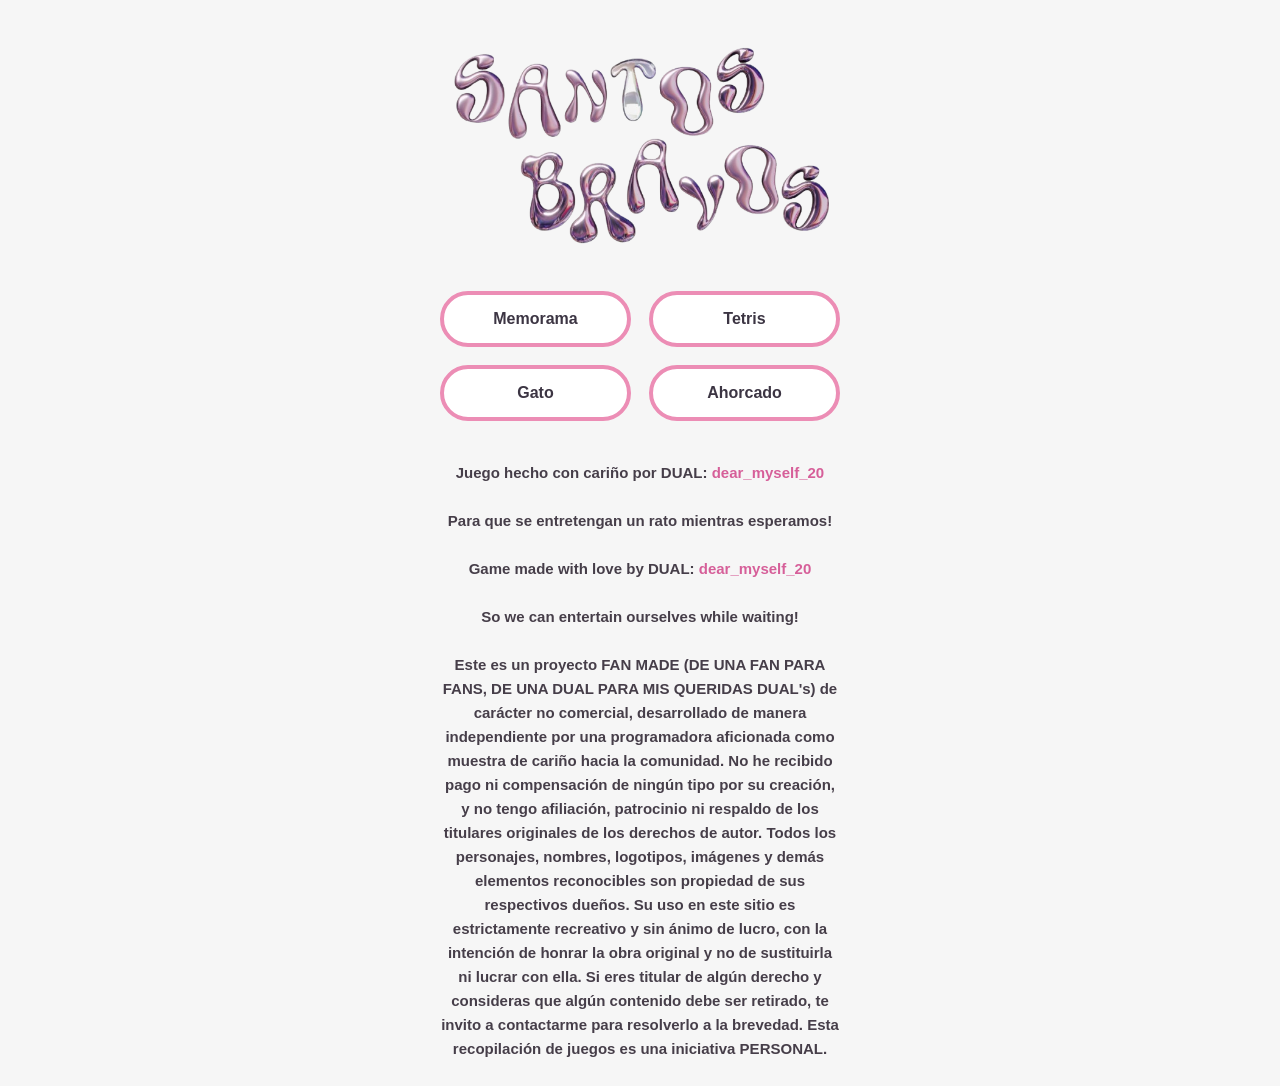
<file: index.html>
<!DOCTYPE html>
<html lang="en">
<head>
    <meta charset="UTF-8">
    <meta name="viewport" content="width=device-width, initial-scale=1.0">
    <title>JUEGOS FAN MADE</title>
    <link rel="stylesheet" href="css/Welcome.css">
</head>
<body>

    <div class="contenedor">

        <img src="assets/img/FInicio.png" class="banner">

        <div class="botones">

            <a href="html/memorama.html" class="boton">
                Memorama
            </a>

            <a href="html/tetris.html" class="boton">
                Tetris
            </a>

            <a href="html/gato.html" class="boton">
                Gato
            </a>

            <a href="html/ahorcado.html" class="boton">
                Ahorcado
            </a>

        </div>

        <div class="footer">
            Juego hecho con cariño por DUAL:
            <a href="https://www.instagram.com/dear_myself_20/" target="_blank"> dear_myself_20 </a>

            <br><br>Para que se entretengan un rato mientras esperamos!
            <br><br>Game made with love by DUAL:
            <a href="https://www.instagram.com/dear_myself_20/" target="_blank"> dear_myself_20 </a>
            <br><br>So we can entertain ourselves while waiting!

            <br><br>Este es un proyecto FAN MADE (DE UNA FAN PARA FANS, DE UNA DUAL PARA MIS QUERIDAS DUAL's) de carácter no comercial, desarrollado de manera independiente por una programadora aficionada como muestra de cariño hacia la comunidad. No he recibido pago ni compensación de ningún tipo por su creación, y no tengo afiliación, patrocinio ni respaldo de los titulares originales de los derechos de autor.
Todos los personajes, nombres, logotipos, imágenes y demás elementos reconocibles son propiedad de sus respectivos dueños. Su uso en este sitio es estrictamente recreativo y sin ánimo de lucro, con la intención de honrar la obra original y no de sustituirla ni lucrar con ella.
Si eres titular de algún derecho y consideras que algún contenido debe ser retirado, te invito a contactarme para resolverlo a la brevedad.
Esta recopilación de juegos es una iniciativa PERSONAL.

        </div>

    </div>

</body>
</html>
</file>
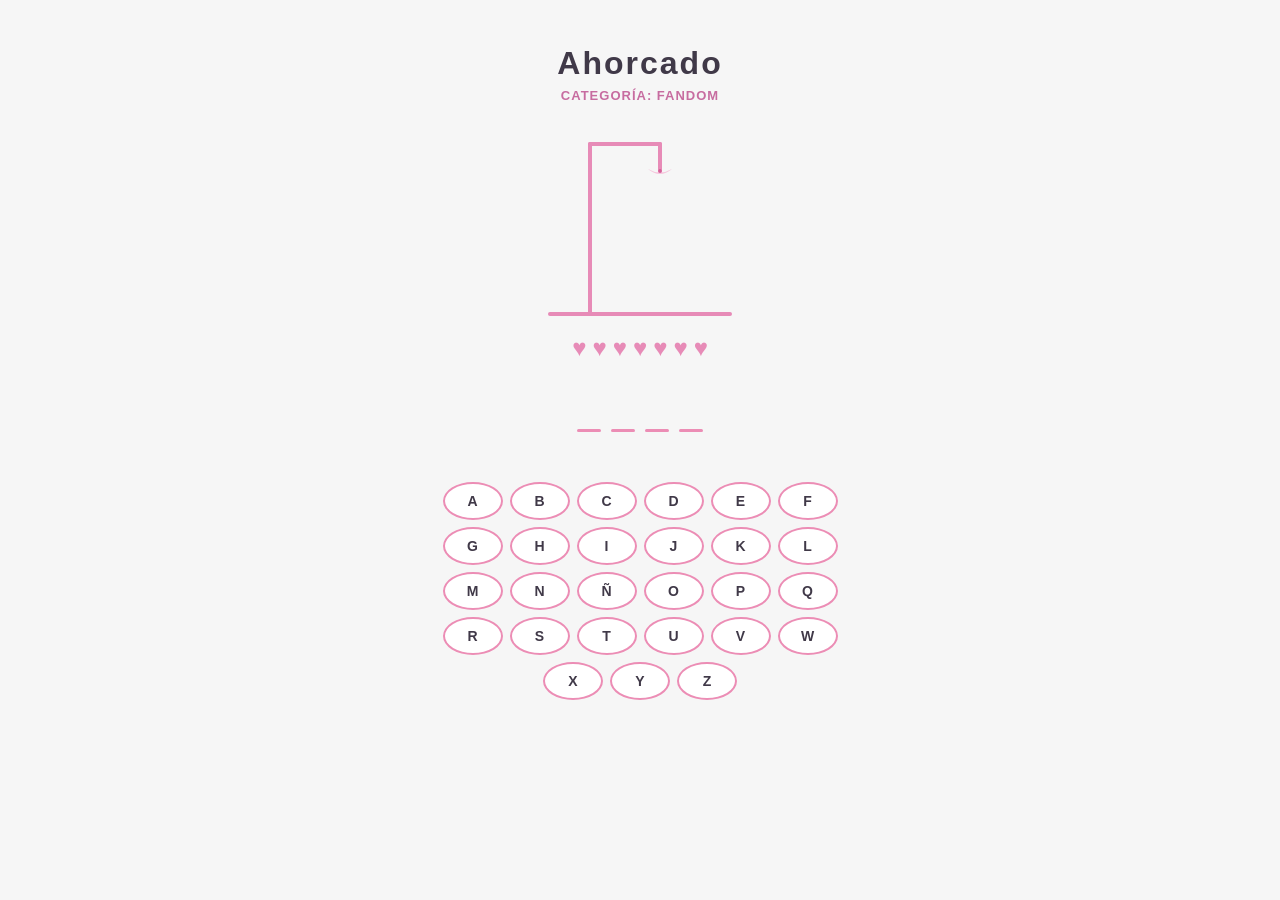
<file: html/ahorcado.html>
<!DOCTYPE html>
<html lang="es">

<head>

    <meta charset="UTF-8">
    <meta name="viewport" content="width=device-width, initial-scale=1.0">

    <title>Ahorcado</title>

    <link rel="stylesheet" href="../css/ahorcado.css">

</head>

<body>

<div class="contenedor">

    <h1>Ahorcado</h1>

    <p id="categoria"></p>

    <!-- DIBUJO SVG KAWAII -->
    <div class="dibujo-wrap">
        <svg id="dibujo" viewBox="0 0 220 200" width="220" height="200">

            <!-- Base y poste -->
            <line x1="20" y1="190" x2="200" y2="190" stroke="#e78bb7" stroke-width="4" stroke-linecap="round"/>
            <line x1="60"  y1="190" x2="60"  y2="20"  stroke="#e78bb7" stroke-width="4" stroke-linecap="round"/>
            <line x1="60"  y1="20"  x2="130" y2="20"  stroke="#e78bb7" stroke-width="4" stroke-linecap="round"/>
            <line x1="130" y1="20"  x2="130" y2="45"  stroke="#e78bb7" stroke-width="4" stroke-linecap="round"/>

            <!-- PARTE 1: Cabeza kawaii -->
            <circle id="p1" cx="130" cy="62" r="17" fill="#fff0f7" stroke="#e78bb7" stroke-width="2.5" class="parte oculto"/>

            <!-- PARTE 2: Cara (ojos + cachetes) -->
            <g id="p2" class="parte oculto">
                <circle cx="124" cy="61" r="2.2" fill="#c76ca0"/>
                <circle cx="136" cy="61" r="2.2" fill="#c76ca0"/>
                <circle cx="122" cy="63" r="3" fill="#ffb3d1" opacity="0.55"/>
                <circle cx="138" cy="63" r="3" fill="#ffb3d1" opacity="0.55"/>
                <path d="M125 67 Q130 71 135 67" stroke="#c76ca0" stroke-width="1.5" fill="none" stroke-linecap="round"/>
            </g>

            <!-- PARTE 3: Cuerpo -->
            <line id="p3" x1="130" y1="79" x2="130" y2="125" stroke="#e78bb7" stroke-width="3" stroke-linecap="round" class="parte oculto"/>

            <!-- PARTE 4: Brazo izquierdo -->
            <line id="p4" x1="130" y1="92" x2="108" y2="112" stroke="#e78bb7" stroke-width="3" stroke-linecap="round" class="parte oculto"/>

            <!-- PARTE 5: Brazo derecho -->
            <line id="p5" x1="130" y1="92" x2="152" y2="112" stroke="#e78bb7" stroke-width="3" stroke-linecap="round" class="parte oculto"/>

            <!-- PARTE 6: Pierna izquierda -->
            <line id="p6" x1="130" y1="125" x2="110" y2="155" stroke="#e78bb7" stroke-width="3" stroke-linecap="round" class="parte oculto"/>

            <!-- PARTE 7: Pierna derecha -->
            <line id="p7" x1="130" y1="125" x2="150" y2="155" stroke="#e78bb7" stroke-width="3" stroke-linecap="round" class="parte oculto"/>

            <!-- Lazo (siempre visible, decorativo) -->
            <path d="M118 45 Q130 52 142 45 Q130 55 118 45Z" fill="#f7a4cb" opacity="0.6"/>
            <circle cx="130" cy="47" r="2" fill="#d65f99"/>

        </svg>
    </div>

    <!-- VIDAS -->
    <div class="vidas">
        <span id="corazon1">♥</span>
        <span id="corazon2">♥</span>
        <span id="corazon3">♥</span>
        <span id="corazon4">♥</span>
        <span id="corazon5">♥</span>
        <span id="corazon6">♥</span>
        <span id="corazon7">♥</span>
    </div>

    <!-- PALABRA -->
    <div id="palabra" class="palabra"></div>

    <!-- LETRAS USADAS -->
    <p id="letrasUsadas" class="letras-usadas"></p>

    <!-- TECLADO -->
    <div id="teclado" class="teclado"></div>

</div>


<!-- MODAL VICTORIA -->
<div id="modalVictoria" class="modal oculto">
    <div class="ventana">
        <h2>¡Ganaste!</h2>
        <p>La palabra era:</p>
        <p id="palabraFinalV" class="palabra-final"></p>
        <div class="botonesModal">
            <button id="btnOtraVictoria">Jugar otra vez</button>
            <button onclick="location.href='../index.html'">Menú Principal</button>
        </div>
    </div>
</div>

<!-- MODAL DERROTA -->
<div id="modalDerrota" class="modal oculto">
    <div class="ventana">
        <h2>¡Oh no!</h2>
        <p>La palabra era:</p>
        <p id="palabraFinalD" class="palabra-final"></p>
        <div class="botonesModal">
            <button id="btnOtraDerrota">Intentarlo de nuevo</button>
            <button onclick="location.href='../index.html'">Menú Principal</button>
        </div>
    </div>
</div>

<script src="../js/ahorcado.js"></script>

</body>
</html>
</file>
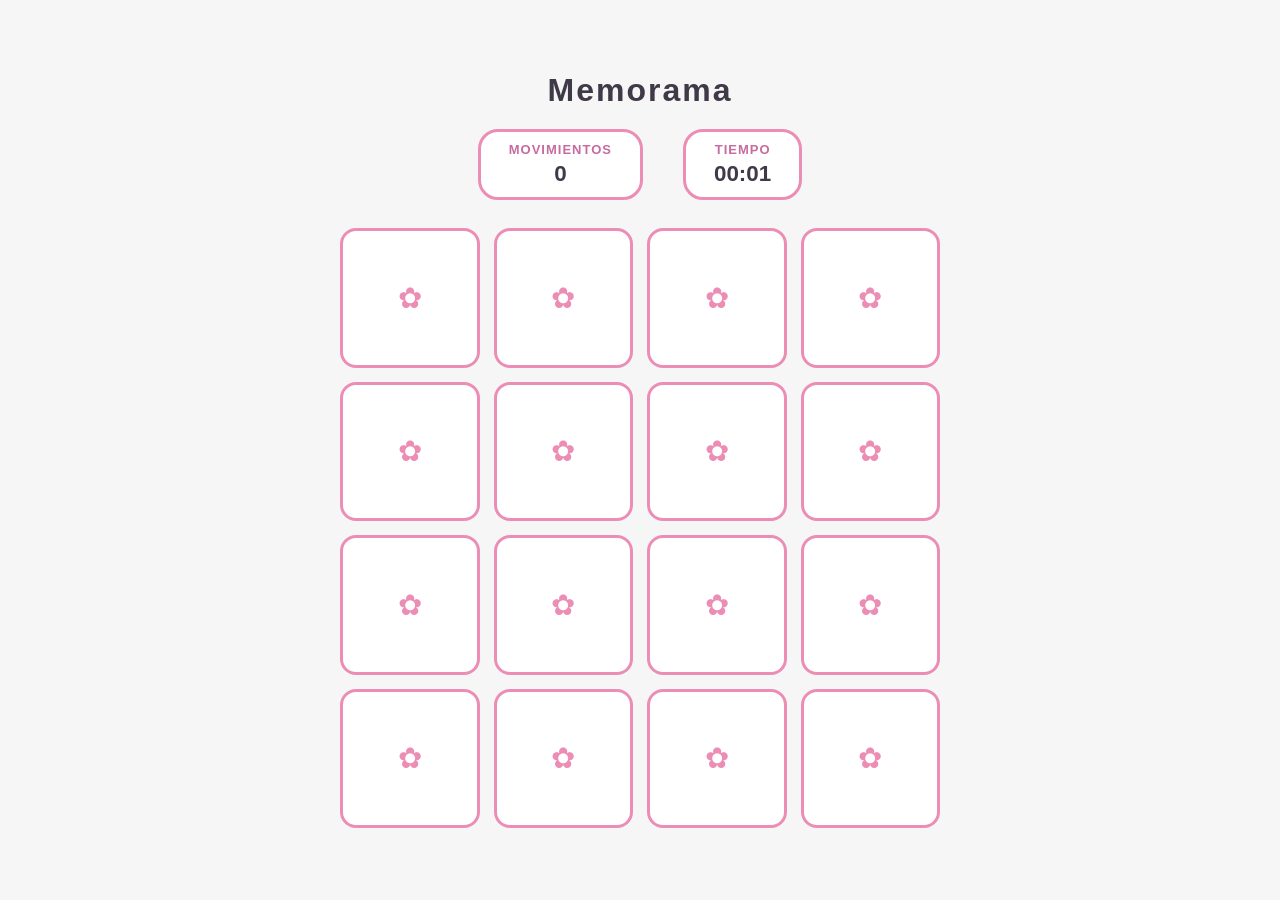
<file: html/memorama.html>
<!DOCTYPE html>
<html lang="es">

<head>
    <meta charset="UTF-8">
    <meta name="viewport" content="width=device-width, initial-scale=1.0">
    <title>Memorama</title>
    <link rel="stylesheet" href="../css/memo.css">
</head>

<body>
<div class="contenedor">

    <h1>Memorama</h1>

    <div class="info">

        <div>
            <h3>Movimientos</h3>
            <span id="movimientos">0</span>
        </div>

        <div>
            <h3>Tiempo</h3>
            <span id="tiempo">00:00</span>

        </div>
    </div>
    <div id="tablero" class="tablero"></div>

</div>


<!-- MODAL -->

<div id="modalVictoria" class="modal oculto">

    <div class="ventana">

        <h2>¡Felicidades!</h2>

        <p>Terminaste el memorama.</p>

        <h3>Movimientos:
            <span id="movFinal"></span>
        </h3>

        <h3>
            Tiempo:
            <span id="tiempoFinal"></span>
        </h3>

        <div class="botones">

            <button id="nuevaPartida">
                Jugar otra vez
            </button>

            <button onclick="location.href='../index.html'">
                Menú Principal
            </button>

        </div>

    </div>

</div>

<script src="../js/memo.js"></script>

</body>

</html>
</file>
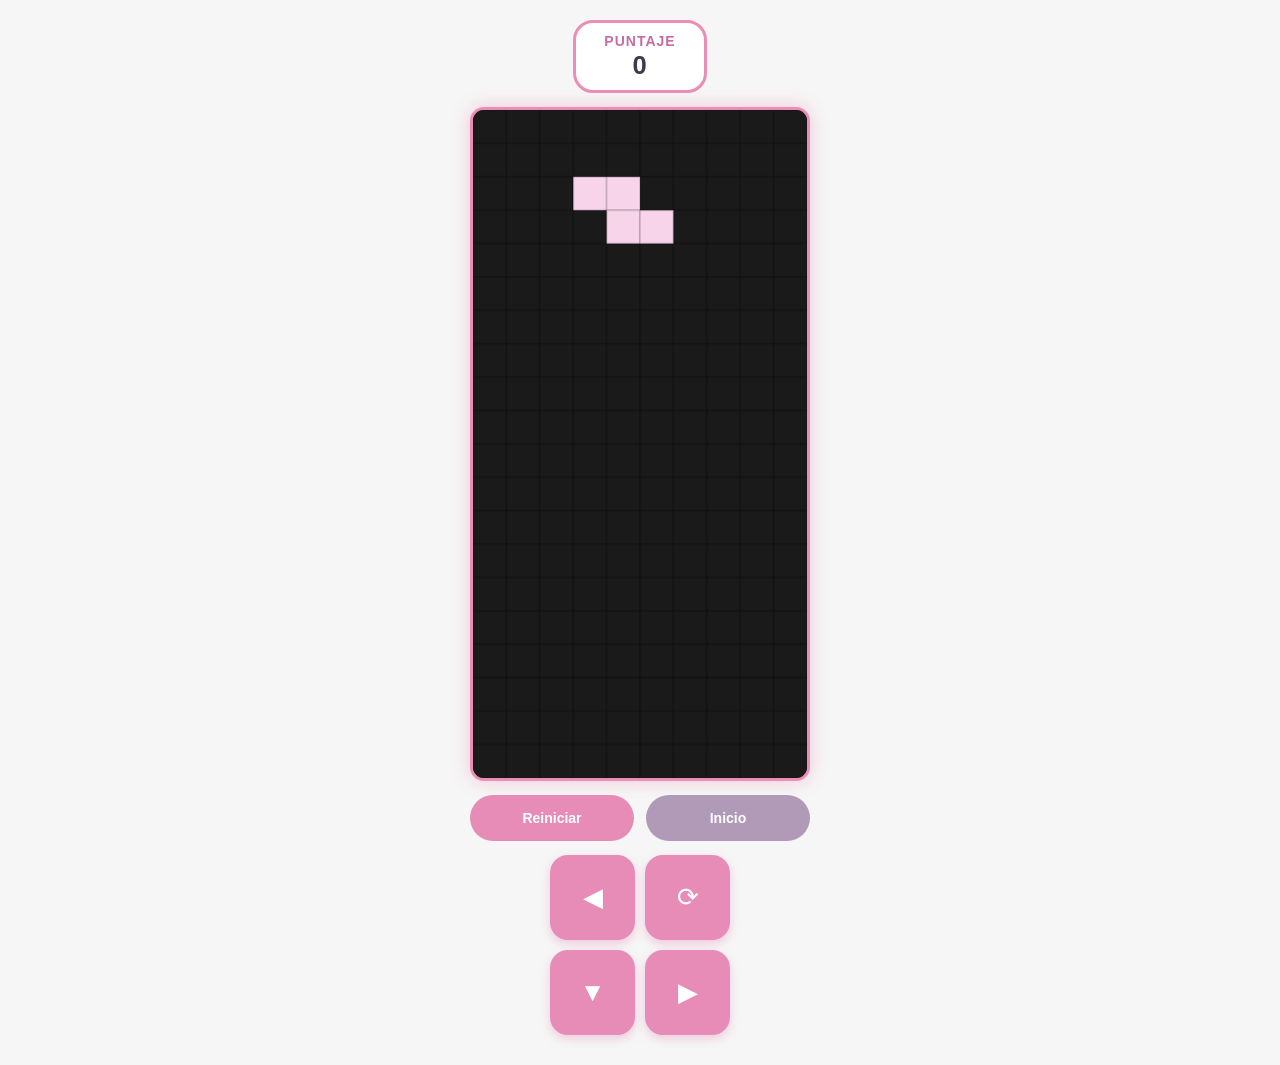
<file: html/tetris.html>
<!DOCTYPE html>
<html lang="es">
<head>
    <meta charset="UTF-8">
    <title>Tetris Pinky</title>
    <link rel="stylesheet" href="../css/tetris.css">
</head>
<body>

<div class="container">

    <div class="score">
        Puntaje <span id="score">0</span>
    </div>

    <canvas id="tetris" width="240" height="480"></canvas>

    <div class="panel">
        <button id="restart">Reiniciar</button>
        <button id="menu" class="menuBtn">Inicio</button>
    </div>

</div>

<div class="controls">
    <button id="left">◀</button>
    <button id="rotate">⟳</button>
    <button id="down">▼</button>
    <button id="right">▶</button>
</div>

<!-- MODAL GAME OVER -->
<div id="modalGameOver" class="modal oculto">
    <div class="ventana">
        <h2>Game Over</h2>
        <p>Puntaje final:</p>
        <p id="puntajeFinal" class="puntaje-final"></p>
        <div class="botonesModal">
            <button id="btnReiniciar">Intentar de nuevo</button>
            <button onclick="location.href='../index.html'">Menú Principal</button>
        </div>
    </div>
</div>

<script src="../js/tetris.js"></script>

</body>
</html>
</file>
<file: css/Welcome.css>
*{
    margin:0;
    padding:0;
    box-sizing:border-box;
}

body{

    font-family:Arial, Helvetica, sans-serif;

    background:#f6f6f6;

    display:flex;
    justify-content:center;
    align-items:center;

    min-height:100vh;

}

.contenedor{

    width:min(95%,450px);

    padding:25px;

    text-align:center;

}

.banner{

    width:100%;
    height:auto;

    display:block;

}

h2{

    color:#403948;

    letter-spacing:1px;

    font-size:20px;

}

.botones{

    margin-top:35px;

    display:grid;

    grid-template-columns:1fr 1fr;

    gap:18px;

}

.boton{

    text-decoration:none;

    color:#3c3543;

    font-weight:bold;

    padding:15px;

    border-radius:50px;

    border:4px solid #ec8db5;

    background:white;

    transition:.35s;

}

.boton:hover{

    color:white;

    transform:translateY(-4px);

    background:linear-gradient(
        135deg,
        #ffe3f1 0%,
        #f7a4cb 20%,
        #ffffff 40%,
        #e68ab8 55%,
        #ffd4ea 75%,
        #c76ca0 100%
    );

    background-size:300%;

    animation:shine 1.2s linear infinite;

    box-shadow:
    0 0 18px rgba(255,140,200,.5);

}

@keyframes shine{

0%{

background-position:0%;

}

100%{

background-position:300%;

}

}

.footer{

    margin-top:40px;

    color:#463e49;

    line-height:1.6;

    font-weight:bold;

    font-size:15px;

}

.footer a{

    color:#d65f99;

    text-decoration:none;

}

.footer a:hover{

    text-decoration:underline;

}

@media (min-width:700px){

.contenedor{

    max-width:500px;

}

.logo{

    max-width:380px;

}

}
</file>
<file: css/ahorcado.css>
* {
    margin: 0;
    padding: 0;
    box-sizing: border-box;
}

body {
    font-family: Arial, Helvetica, sans-serif;
    background: #f6f6f6;
    display: flex;
    justify-content: center;
    align-items: flex-start;
    min-height: 100vh;
    padding: 20px 0 40px;
}

.contenedor {
    width: min(95%, 480px);
    padding: 25px;
    text-align: center;
}

h1 {
    color: #403948;
    font-size: 2rem;
    letter-spacing: 2px;
    margin-bottom: 6px;
}

#categoria {
    color: #c76ca0;
    font-size: 13px;
    letter-spacing: 1px;
    text-transform: uppercase;
    font-weight: bold;
    margin-bottom: 16px;
    min-height: 20px;
}

/* DIBUJO */

.dibujo-wrap {
    display: flex;
    justify-content: center;
    margin-bottom: 10px;
}

.parte {
    transition: opacity 0.35s ease;
}

.oculto {
    opacity: 0;
}

.visible {
    opacity: 1;
}

/* VIDAS */

.vidas {
    display: flex;
    justify-content: center;
    gap: 6px;
    margin-bottom: 18px;
}

.vidas span {
    font-size: 1.5rem;
    color: #e78bb7;
    transition: all 0.3s ease;
}

.vidas span.perdido {
    color: #ddd;
    transform: scale(0.8);
}

/* PALABRA */

.palabra {
    display: flex;
    justify-content: center;
    gap: 10px;
    flex-wrap: wrap;
    margin-bottom: 14px;
    min-height: 52px;
    align-items: flex-end;
}

.letra-slot {
    display: flex;
    flex-direction: column;
    align-items: center;
    gap: 4px;
}

.letra-char {
    font-size: 1.6rem;
    font-weight: bold;
    color: #403948;
    min-width: 24px;
    text-align: center;
    min-height: 32px;
    display: flex;
    align-items: center;
    justify-content: center;
    transition: transform 0.2s ease;
}

.letra-char.revelada {
    animation: pop 0.3s ease;
    color: #d65f99;
}

@keyframes pop {
    0%   { transform: scale(0.2); }
    70%  { transform: scale(1.2); }
    100% { transform: scale(1); }
}

.letra-linea {
    width: 24px;
    height: 3px;
    background: #ec8db5;
    border-radius: 2px;
}

/* LETRAS USADAS */

.letras-usadas {
    color: #b09ab8;
    font-size: 13px;
    margin-bottom: 16px;
    min-height: 20px;
    letter-spacing: 2px;
}

/* TECLADO */

.teclado {
    display: flex;
    flex-wrap: wrap;
    justify-content: center;
    gap: 7px;
    max-width: 400px;
    margin: 0 auto;
}

.tecla {
    width: 38px;
    height: 38px;
    border: none;
    border-radius: 50%;
    background: white;
    border: 2.5px solid #ec8db5;
    color: #403948;
    font-size: 14px;
    font-weight: bold;
    cursor: pointer;
    transition: all 0.2s ease;
    display: flex;
    align-items: center;
    justify-content: center;
}

.tecla:hover:not(:disabled) {
    background: linear-gradient(
        135deg,
        #ffe3f1 0%,
        #f7a4cb 20%,
        #ffffff 40%,
        #e68ab8 55%,
        #ffd4ea 75%,
        #c76ca0 100%
    );
    background-size: 300%;
    animation: shine 1.2s linear infinite;
    color: white;
    border-color: #d65f99;
    transform: scale(1.1);
}

.tecla:disabled {
    cursor: default;
}

.tecla.correcta {
    background: #fff0f7;
    border-color: #d65f99;
    color: #d65f99;
}

.tecla.incorrecta {
    background: #f5f5f5;
    border-color: #ddd;
    color: #ccc;
}

@keyframes shine {
    0%   { background-position: 0%; }
    100% { background-position: 300%; }
}

/* MODAL */

.modal {
    position: fixed;
    inset: 0;
    background: rgba(0, 0, 0, .55);
    display: flex;
    justify-content: center;
    align-items: center;
    z-index: 999;
}

.modal.oculto {
    display: none;
}

.ventana {
    background: white;
    width: 90%;
    max-width: 340px;
    padding: 38px 28px;
    border-radius: 30px;
    text-align: center;
    box-shadow: 0 15px 35px rgba(0, 0, 0, .25);
}

.ventana h2 {
    color: #403948;
    font-size: 1.5rem;
    margin-bottom: 12px;
}

.ventana p {
    color: #7a6d82;
    margin-bottom: 6px;
    font-size: 15px;
}

.palabra-final {
    color: #d65f99 !important;
    font-size: 1.4rem !important;
    font-weight: bold;
    letter-spacing: 3px;
    margin-bottom: 22px !important;
}

.botonesModal {
    display: flex;
    flex-direction: column;
    gap: 14px;
    margin-top: 10px;
}

button {
    padding: 14px 28px;
    border: none;
    border-radius: 40px;
    background: #e78bb7;
    color: white;
    font-size: 15px;
    font-weight: bold;
    cursor: pointer;
    transition: .25s;
}

button:hover {
    background: #d467a0;
    transform: translateY(-2px);
}

/* RESPONSIVE */

@media (max-width: 400px) {
    .tecla {
        width: 32px;
        height: 32px;
        font-size: 12px;
    }

    h1 {
        font-size: 1.6rem;
    }
}
</file>
<file: css/memo.css>
* {
    margin: 0;
    padding: 0;
    box-sizing: border-box;
}

body {
    font-family: Arial, Helvetica, sans-serif;
    background: #f6f6f6;
    display: flex;
    justify-content: center;
    align-items: center;
    min-height: 100vh;
}

.contenedor {
    width: min(95%, 680px);
    padding: 25px;
    text-align: center;
}

h1 {
    color: #403948;
    font-size: 2rem;
    letter-spacing: 2px;
    margin-bottom: 20px;
}

/* INFO BAR */

.info {
    display: flex;
    justify-content: center;
    gap: 40px;
    margin-bottom: 28px;
}

.info div {
    background: white;
    border: 3px solid #ec8db5;
    border-radius: 20px;
    padding: 10px 28px;
    min-width: 110px;
}

.info h3 {
    color: #c76ca0;
    font-size: 13px;
    letter-spacing: 1px;
    text-transform: uppercase;
    margin-bottom: 4px;
}

.info span {
    color: #403948;
    font-size: 1.4rem;
    font-weight: bold;
}

/* TABLERO */

.tablero {
    display: grid;
    grid-template-columns: repeat(4, 1fr);
    gap: 14px;
    max-width: 600px;
    margin: 0 auto;
}

/* CARTA */

.carta {
    aspect-ratio: 1;
    perspective: 600px;
    cursor: pointer;
}

.carta-interior {
    width: 100%;
    height: 100%;
    position: relative;
    transform-style: preserve-3d;
    transition: transform 0.45s ease;
    border-radius: 16px;
}

.carta.volteada .carta-interior,
.carta.encontrada .carta-interior {
    transform: rotateY(180deg);
}

.carta-frente,
.carta-reverso {
    position: absolute;
    inset: 0;
    border-radius: 16px;
    backface-visibility: hidden;
    display: flex;
    justify-content: center;
    align-items: center;
    overflow: hidden;
}

/* REVERSO — diseño con shimmer igual a los botones del menú */

.carta-reverso {
    background: white;
    border: 3px solid #ec8db5;
}

.carta-reverso::after {
    content: "✿";
    font-size: 1.8rem;
    color: #ec8db5;
    transition: .35s;
}

.carta:hover:not(.volteada):not(.encontrada) .carta-reverso {
    color: white;
    background: linear-gradient(
        135deg,
        #ffe3f1 0%,
        #f7a4cb 20%,
        #ffffff 40%,
        #e68ab8 55%,
        #ffd4ea 75%,
        #c76ca0 100%
    );
    background-size: 300%;
    animation: shine 1.2s linear infinite;
    box-shadow: 0 0 18px rgba(255, 140, 200, .45);
}

.carta:hover:not(.volteada):not(.encontrada) .carta-reverso::after {
    color: white;
}

@keyframes shine {
    0%   { background-position: 0%; }
    100% { background-position: 300%; }
}

/* FRENTE */

.carta-frente {
    background: white;
    border: 3px solid #f7a4cb;
    transform: rotateY(180deg);
}

.carta-frente img {
    width: 75%;
    height: 75%;
    object-fit: contain;
    pointer-events: none;
    user-select: none;
}

/* Carta encontrada — brillo suave permanente */

.carta.encontrada .carta-frente {
    border-color: #d65f99;
    background: #fff0f7;
    box-shadow: 0 0 12px rgba(214, 95, 153, .35);
}

/* MODAL */

.modal {
    position: fixed;
    inset: 0;
    background: rgba(0, 0, 0, .55);
    display: flex;
    justify-content: center;
    align-items: center;
    z-index: 999;
}

.oculto {
    display: none;
}

.ventana {
    background: white;
    width: 90%;
    max-width: 360px;
    padding: 38px 30px;
    border-radius: 30px;
    text-align: center;
    box-shadow: 0 15px 35px rgba(0, 0, 0, .25);
}

.ventana h2 {
    color: #403948;
    font-size: 1.6rem;
    margin-bottom: 10px;
}

.ventana p {
    color: #7a6d82;
    margin-bottom: 18px;
}

.ventana h3 {
    color: #c76ca0;
    font-size: 1rem;
    margin-bottom: 8px;
}

.ventana h3 span {
    color: #403948;
}

.botones {
    margin-top: 22px;
    display: flex;
    flex-direction: column;
    gap: 14px;
}

button {
    padding: 15px 30px;
    border: none;
    border-radius: 40px;
    background: #e78bb7;
    color: white;
    font-size: 16px;
    font-weight: bold;
    cursor: pointer;
    transition: .25s;
}

button:hover {
    background: #d467a0;
    transform: translateY(-2px);
}

/* RESPONSIVE */

@media (max-width: 480px) {
    .tablero {
        gap: 9px;
    }

    h1 {
        font-size: 1.5rem;
    }
}
</file>
<file: css/tetris.css>
* {
    margin: 0;
    padding: 0;
    box-sizing: border-box;
}

body {
    font-family: Arial, Helvetica, sans-serif;
    background: #f6f6f6;
    display: flex;
    flex-direction: column;
    justify-content: center;
    align-items: center;
    min-height: 100vh;
    color: #403948;
    padding: 20px 0 30px;
}

h1 {
    color: #403948;
    font-size: 2rem;
    letter-spacing: 2px;
    margin-bottom: 12px;
}

/* PUNTAJE */

.score {
    background: white;
    border: 3px solid #ec8db5;
    border-radius: 20px;
    padding: 10px 28px;
    font-size: 14px;
    font-weight: bold;
    color: #c76ca0;
    text-transform: uppercase;
    letter-spacing: 1px;
    text-align: center;
    margin-bottom: 14px;
}

#score {
    display: block;
    font-size: 1.6rem;
    color: #403948;
    margin-top: 2px;
}

/* CANVAS */

.container {
    display: flex;
    flex-direction: column;
    align-items: center;
    width: min(95%, 340px);
}

canvas {
    background: #1a1a1a;
    border: 3px solid #ec8db5;
    border-radius: 14px;
    box-shadow: 0 0 18px rgba(236, 141, 181, .45);
    width: 100%;
    height: auto;
    display: block;
}

/* BOTONES REINICIAR Y MENÚ */

.panel {
    display: flex;
    gap: 12px;
    margin-top: 14px;
    width: 100%;
}

.panel button {
    flex: 1;
    height: 46px;
    border-radius: 40px;
    border: none;
    font-size: 14px;
    font-weight: bold;
    cursor: pointer;
    transition: .25s;
    color: white;
}

#restart {
    background: #e78bb7;
}

#restart:hover {
    background: #d467a0;
    transform: translateY(-2px);
}

.menuBtn {
    background: #b09ab8;
}

.menuBtn:hover {
    background: #9a82a4;
    transform: translateY(-2px);
}

/* CONTROLES TÁCTILES 2x2 */

.controls {
    display: grid;
    grid-template-columns: 1fr 1fr;
    gap: 10px;
    margin-top: 14px;
    width: 100%;
    max-width: 180px;
}

.controls button {
    width: 100%;
    aspect-ratio: 1;
    border-radius: 18px;
    border: none;
    font-size: 26px;
    background: #e78bb7;
    color: white;
    cursor: pointer;
    transition: .15s;
    padding: 0;
    box-shadow: 0 4px 10px rgba(231, 139, 183, .4);
}

.controls button:hover {
    background: #d467a0;
}

.controls button:active {
    transform: scale(.92);
    background: #d467a0;
}

/* RESPONSIVE */

@media (max-width: 400px) {
    h1 {
        font-size: 1.5rem;
    }

    .panel button {
        font-size: 13px;
        height: 42px;
    }

    .controls button {
        font-size: 22px;
    }
}

/* MODAL GAME OVER */

.modal {
    position: fixed;
    inset: 0;
    background: rgba(0, 0, 0, .55);
    display: flex;
    justify-content: center;
    align-items: center;
    z-index: 999;
}

.oculto {
    display: none;
}

.ventana {
    background: white;
    width: 90%;
    max-width: 320px;
    padding: 36px 28px;
    border-radius: 30px;
    text-align: center;
    box-shadow: 0 15px 35px rgba(0, 0, 0, .25);
}

.ventana h2 {
    color: #403948;
    font-size: 1.5rem;
    margin-bottom: 10px;
}

.ventana p {
    color: #7a6d82;
    font-size: 14px;
    margin-bottom: 4px;
}

.puntaje-final {
    color: #d65f99 !important;
    font-size: 2rem !important;
    font-weight: bold;
    margin-bottom: 22px !important;
}

.botonesModal {
    display: flex;
    flex-direction: column;
    gap: 12px;
    margin-top: 8px;
}

.botonesModal button {
    width: 100%;
    height: 46px;
    border-radius: 40px;
    border: none;
    font-size: 14px;
    font-weight: bold;
    cursor: pointer;
    transition: .25s;
    color: white;
    background: #e78bb7;
}

.botonesModal button:hover {
    background: #d467a0;
    transform: translateY(-2px);
}

.botonesModal button:last-child {
    background: #b09ab8;
}

.botonesModal button:last-child:hover {
    background: #9a82a4;
}
</file>
